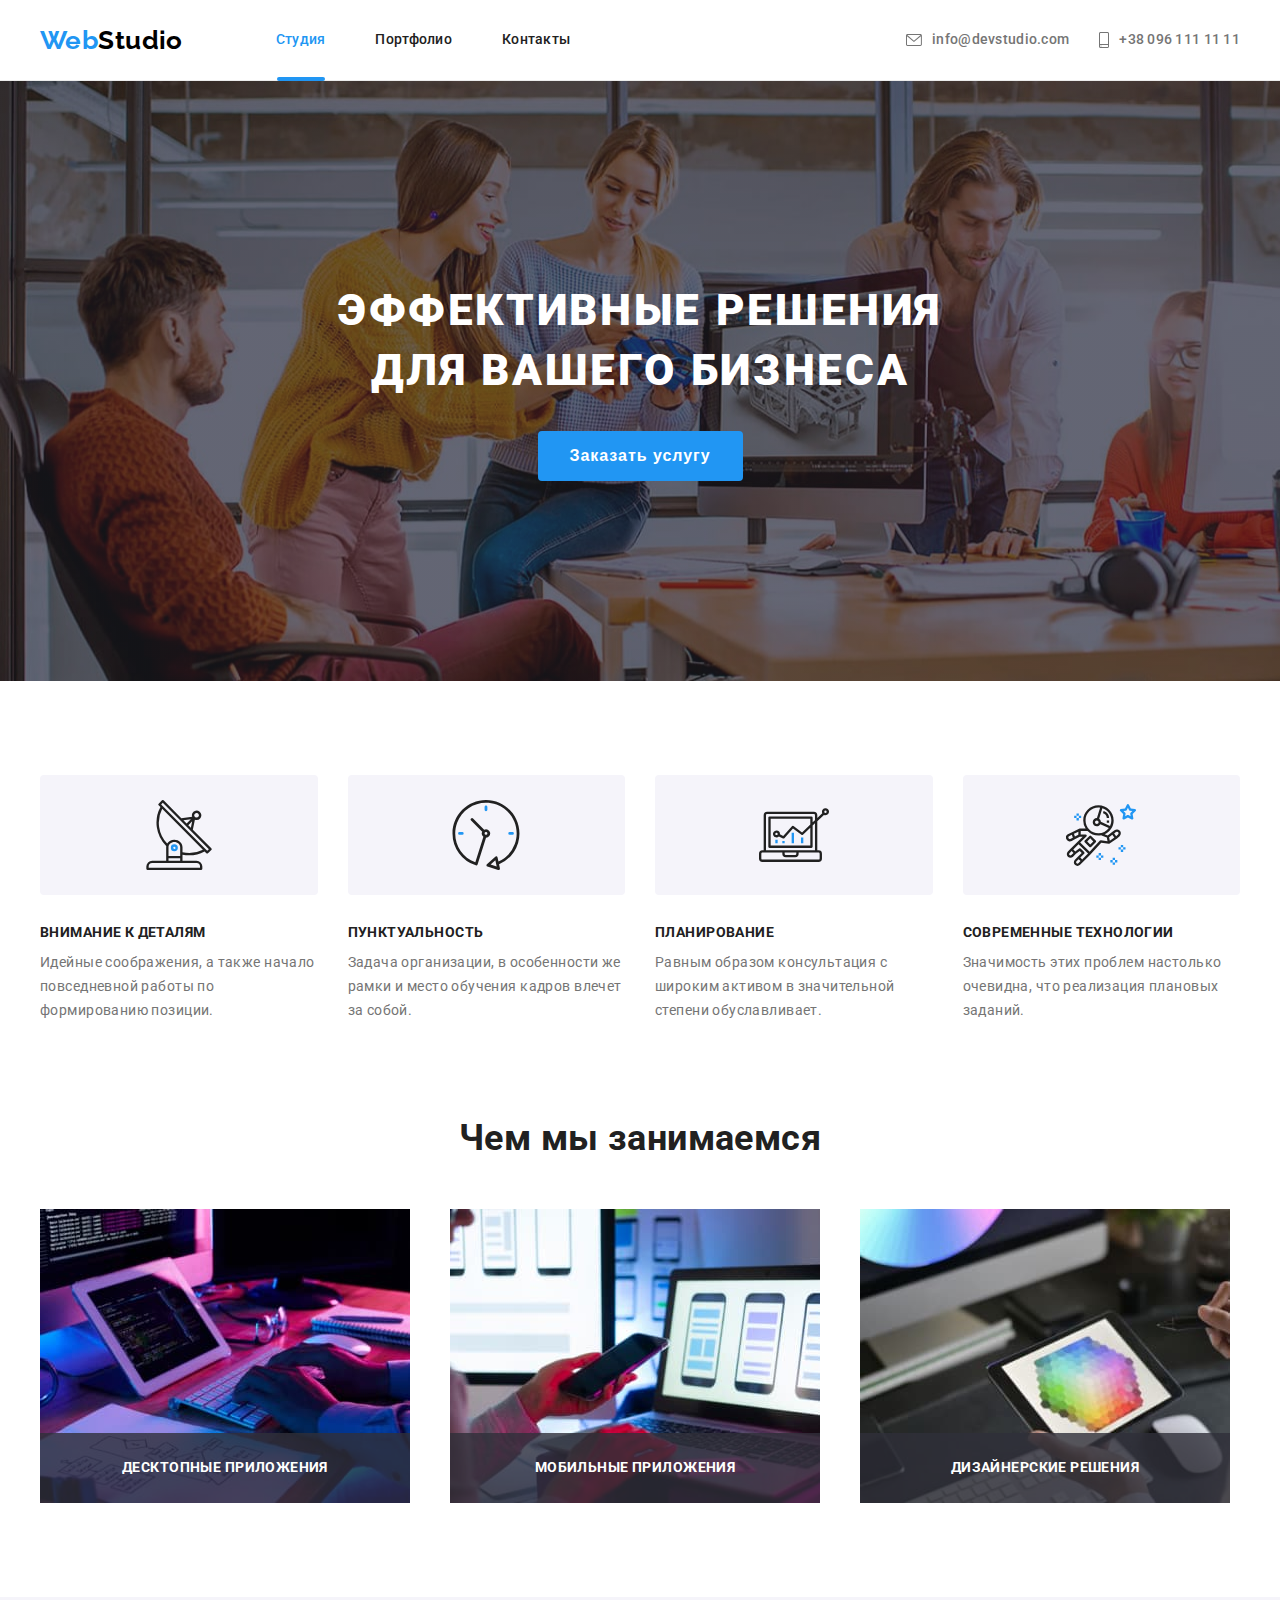
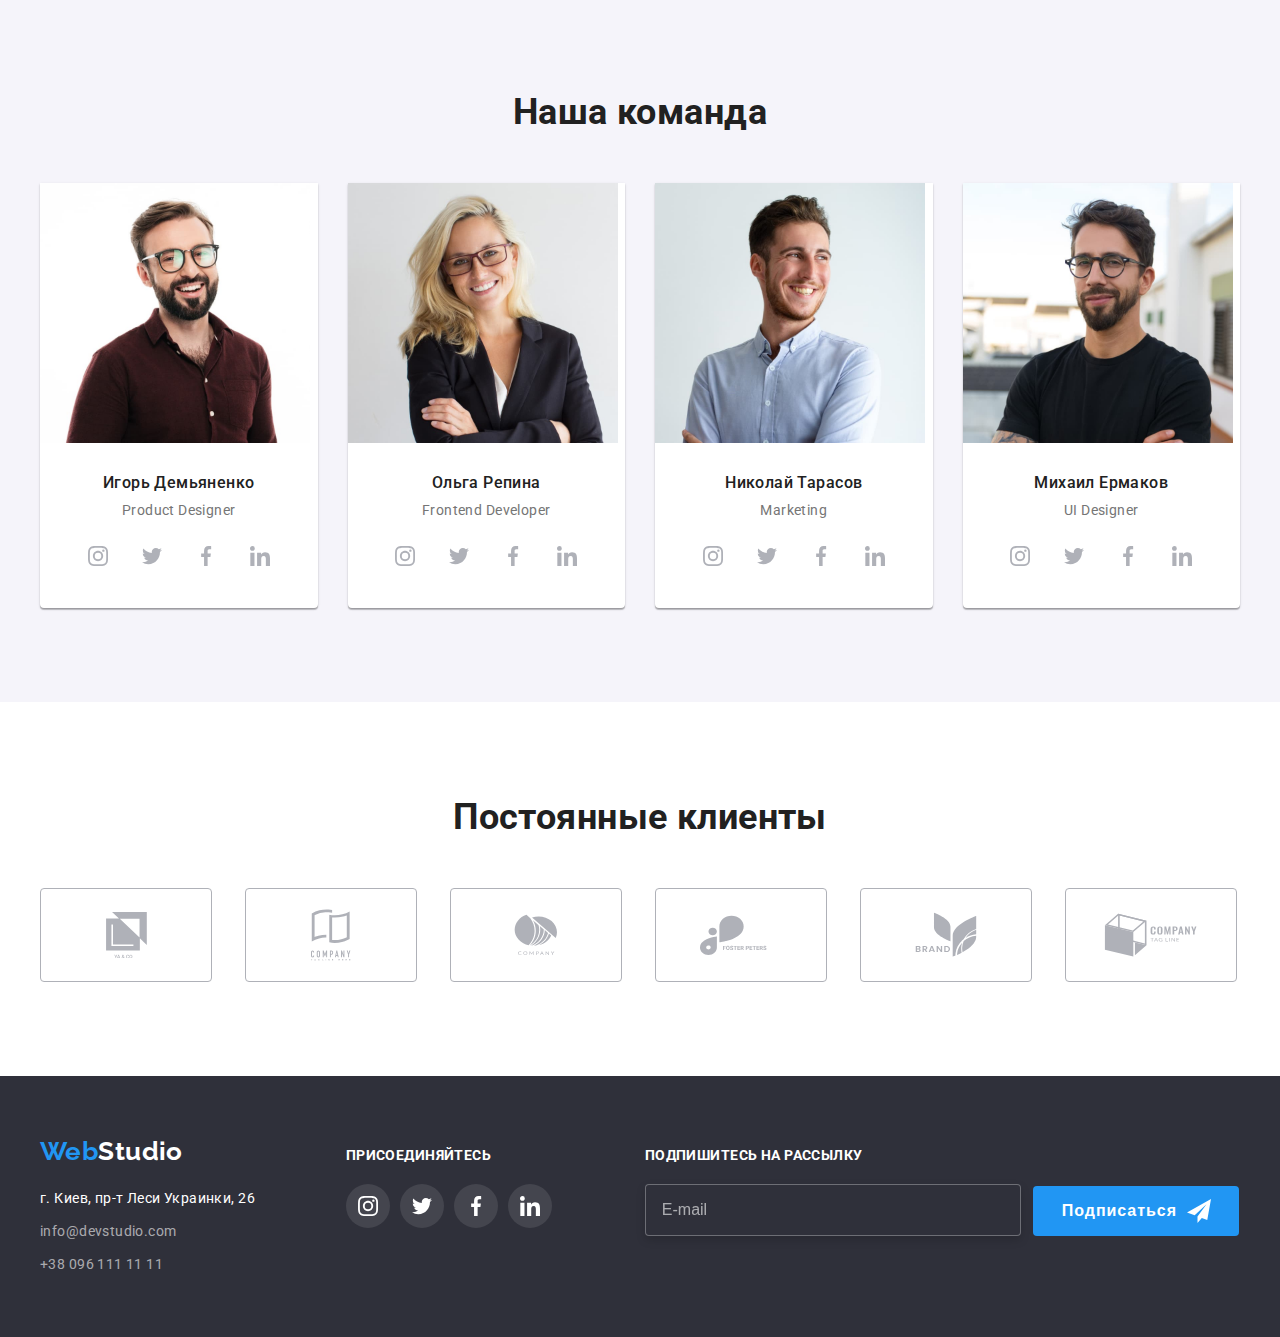
<file: index.html>
<!DOCTYPE html>
<html lang="ru">
	<head>
		<meta charset="UTF-8" />
		<meta http-equiv="X-UA-Compatible" content="IE=edge" />
		<meta name="viewport" content="width=device-width, initial-scale=1.0" />
		<link
			rel="stylesheet"
			href="https://cdnjs.cloudflare.com/ajax/libs/modern-normalize/1.1.0/modern-normalize.min.css"
			integrity="sha512-wpPYUAdjBVSE4KJnH1VR1HeZfpl1ub8YT/NKx4PuQ5NmX2tKuGu6U/JRp5y+Y8XG2tV+wKQpNHVUX03MfMFn9Q=="
			crossorigin="anonymous"
			referrerpolicy="no-referrer"
		/>
		<link rel="stylesheet" href="./css/main.min.css" />
		<link rel="preconnect" href="https://fonts.googleapis.com" />
		<link rel="preconnect" href="https://fonts.gstatic.com" crossorigin />
		<link
			href="https://fonts.googleapis.com/css2?family=Raleway:wght@700&family=Roboto:wght@400;500;700;900&display=swap"
			rel="stylesheet"
		/>
		<title>Студия</title>
	</head>

	<body>
		<!--шапка страцицы-->
		<header class="page-header">
			<div class="container main-nav">
				<nav class="header-nav">
					<a href="./index.html" class="logo">
						<span class="logo__accent">Web</span><span class="logo__header">Studio</span>
					</a>
					<ul class="navigation-list">
						<li class="navigation-list__item">
							<a href="" class="navigation-list__link--current link">Студия</a>
						</li>

						<li class="navigation-list__item">
							<a href="./portfolio.html" class="navigation-list__navigation-link link">Портфолио</a>
						</li>
						<li class="navigation-list__item">
							<a href="" class="navigation-list__navigation-link link">Контакты</a>
						</li>
					</ul>
				</nav>
				<ul class="contacts-header">
					<li class="contacts-header__contacts-item">
						<a class="contacts-header__contacts-link link" href="mailto:info@devstudio.com" aria-label="Email">
							<svg class="contacts-header__mail-icon" width="16" height="12">
								<use href="./images/symbol-defs.svg#mail-icon"></use>
							</svg>
							info@devstudio.com
						</a>
					</li>
					<li class="contacts-header__contacts-item">
						<a class="contacts-header__contacts-link link" href="tel:+380961111111" aria-label="telephone">
							<svg class="contacts-header__tel-icon" width="10" height="16">
								<use href="./images/symbol-defs.svg#tel-icon"></use>
							</svg>
							+38 096 111 11 11
						</a>
					</li>
				</ul>
			</div>
		</header>
		<main>
			<!-- герой -->
			<section class="section hero">
				<div class="container">
					<h1 class="hero__title">
						Эффективные решения
						<br />
						для вашего бизнеса
					</h1>
					<button class="hero__button" type="button" data-modal-open>Заказать услугу</button>
				</div>
			</section>
			<!-- Наши преимущества -->
			<section class="section advantages">
				<div class="container">
					<h2 class="visually-hidden">Наши преимущества</h2>
					<ul class="advantages__list">
						<li class="advantages__item">
							<div class="advantages__box">
								<svg width="70" height="70">
									<use href="./images/symbol-defs.svg#advantages-icon1"></use>
								</svg>
							</div>
							<h3 class="advantages__title">Внимание к деталям</h3>
							<p>Идейные соображения, а также начало повседневной работы по формированию позиции.</p>
						</li>
						<li class="advantages__item">
							<div class="advantages__box">
								<svg width="70" height="70">
									<use href="./images/symbol-defs.svg#advantages-icon2"></use>
								</svg>
							</div>
							<h3 class="advantages__title">Пунктуальность</h3>
							<p>Задача организации, в особенности же рамки и место обучения кадров влечет за собой.</p>
						</li>
						<li class="advantages__item">
							<div class="advantages__box">
								<svg width="70" height="70">
									<use href="./images/symbol-defs.svg#advantages-icon3"></use>
								</svg>
							</div>
							<h3 class="advantages__title">Планирование</h3>
							<p>Равным образом консультация с широким активом в значительной степени обуславливает.</p>
						</li>
						<li class="advantages__item">
							<div class="advantages__box">
								<svg width="70" height="70">
									<use href="./images/symbol-defs.svg#advantages-icon4"></use>
								</svg>
							</div>
							<h3 class="advantages__title">Современные технологии</h3>
							<p>Значимость этих проблем настолько очевидна, что реализация плановых заданий.</p>
						</li>
					</ul>
				</div>
			</section>
			<!-- Наши занятия -->
			<section class="section occupations">
				<div class="container">
					<h2 class="occupations__title">Чем мы занимаемся</h2>
					<ul class="occupations__list">
						<li class="occupations__image">
							<img src="./images/img.jpg" alt="человек работающий за компьютером" width="370" />
							<div class="occupations__description-image">
								<p class="occupations__description-text">Десктопные приложения</p>
							</div>
						</li>
						<li class="occupations__image">
							<img src="./images/img2.jpg" alt="человек работающий на смартфоне" width="370" />
							<div class="occupations__description-image">
								<p class="occupations__description-text">Мобильные приложения</p>
							</div>
						</li>
						<li class="occupations__image">
							<img src="./images/img3.jpg" alt="человек работающий на планшете" width="370" />
							<div class="occupations__description-image">
								<p class="occupations__description-text">Дизайнерские решения</p>
							</div>
						</li>
					</ul>
				</div>
			</section>
			<!-- Наша команда -->
			<section class="section team">
				<div class="container">
					<h2 class="team__title">Наша команда</h2>
					<ul class="team__list">
						<li class="team__card">
							<img src="./images/picture1.jpg" alt="Игорь Демьяненко-Product Designer" width="270" />
							<div class="team__article">
								<h3 class="team__member">Игорь Демьяненко</h3>
								<p class="team__role" lang="en">Product Designer</p>

								<ul class="team__socials">
									<li class="team__socials__icon-list">
										<a
											class="team__socials__icon-ref"
											href="https://www.instagram.com/"
											target="_blank"
											aria-label="instagram"
										>
											<svg class="team__socials__icon" width="20" height="20">
												<use href="./images/symbol-defs.svg#instagram-icon"></use>
											</svg>
										</a>
									</li>
									<li class="team__socials__icon-list">
										<a class="team__socials__icon-ref" href="https://twitter.com/" target="_blank" aria-label="twitter">
											<svg class="team__socials__icon" width="20" height="20">
												<use href="./images/symbol-defs.svg#twitter_icon"></use>
											</svg>
										</a>
									</li>
									<li class="team__socials__icon-list">
										<a
											class="team__socials__icon-ref"
											href="https://www.facebook.com/"
											target="_blank"
											aria-label="facebook"
										>
											<svg class="team__socials__icon" width="20" height="20">
												<use href="./images/symbol-defs.svg#facebook_icon"></use>
											</svg>
										</a>
									</li>
									<li class="team__socials__icon-list">
										<a
											class="team__socials__icon-ref"
											href="https://ru.linkedin.com/"
											target="_blank"
											aria-label="linkedin"
										>
											<svg class="team__socials__icon" width="20" height="20">
												<use href="./images/symbol-defs.svg#linkedin-icon"></use>
											</svg>
										</a>
									</li>
								</ul>
							</div>
						</li>
						<li class="team__card">
							<img src="./images/picture2.jpg" alt="Ольга Репина-Frontend Developer" width="270" />
							<div class="team__article">
								<h3 class="team__member">Ольга Репина</h3>
								<p class="team__role" lang="en">Frontend Developer</p>
								<ul class="team__socials">
									<li class="team__socials__icon-list">
										<a
											class="team__socials__icon-ref"
											href="https://www.instagram.com/"
											target="_blank"
											aria-label="instagram"
										>
											<svg class="team__socials__icon" width="20" height="20">
												<use href="./images/symbol-defs.svg#instagram-icon"></use>
											</svg>
										</a>
									</li>
									<li class="team__socials__icon-list">
										<a class="team__socials__icon-ref" href="https://twitter.com/" target="_blank" aria-label="twitter">
											<svg class="team__socials__icon" width="20" height="20">
												<use href="./images/symbol-defs.svg#twitter_icon"></use>
											</svg>
										</a>
									</li>
									<li class="team__socials__icon-list">
										<a
											class="team__socials__icon-ref"
											href="https://www.facebook.com/"
											target="_blank"
											aria-label="facebook"
										>
											<svg class="team__socials__icon" width="20" height="20">
												<use href="./images/symbol-defs.svg#facebook_icon"></use>
											</svg>
										</a>
									</li>
									<li class="team__socials__icon-list">
										<a
											class="team__socials__icon-ref"
											href="https://ru.linkedin.com/"
											target="_blank"
											aria-label="linkedin"
										>
											<svg class="team__socials__icon" width="20" height="20">
												<use href="./images/symbol-defs.svg#linkedin-icon"></use>
											</svg>
										</a>
									</li>
								</ul>
							</div>
						</li>
						<li class="team__card">
							<img src="./images/picture3.jpg" alt="Николай Тарасов-Marketing" width="270" />
							<div class="team__article">
								<h3 class="team__member">Николай Тарасов</h3>
								<p class="team__role" lang="en">Marketing</p>
								<ul class="team__socials">
									<li class="team__socials__icon-list">
										<a
											class="team__socials__icon-ref"
											href="https://www.instagram.com/"
											target="_blank"
											aria-label="instagram"
										>
											<svg class="team__socials__icon" width="20" height="20">
												<use href="./images/symbol-defs.svg#instagram-icon"></use>
											</svg>
										</a>
									</li>
									<li class="team__socials__icon-list">
										<a class="team__socials__icon-ref" href="https://twitter.com/" target="_blank" aria-label="twitter">
											<svg class="team__socials__icon" width="20" height="20">
												<use href="./images/symbol-defs.svg#twitter_icon"></use>
											</svg>
										</a>
									</li>
									<li class="team__socials__icon-list">
										<a
											class="team__socials__icon-ref"
											href="https://www.facebook.com/"
											target="_blank"
											aria-label="facebook"
										>
											<svg class="team__socials__icon" width="20" height="20">
												<use href="./images/symbol-defs.svg#facebook_icon"></use>
											</svg>
										</a>
									</li>
									<li class="team__socials__icon-list">
										<a
											class="team__socials__icon-ref"
											href="https://ru.linkedin.com/"
											target="_blank"
											aria-label="linkedin"
										>
											<svg class="team__socials__icon" width="20" height="20">
												<use href="./images/symbol-defs.svg#linkedin-icon"></use>
											</svg>
										</a>
									</li>
								</ul>
							</div>
						</li>
						<li class="team__card">
							<img src="./images/picture4.jpg" alt="Михаил Ермаков-UI Designer" width="270" />
							<div class="team__article">
								<h3 class="team__member">Михаил Ермаков</h3>
								<p class="team__role" lang="en">UI Designer</p>
								<ul class="team__socials">
									<li class="team__socials__icon-list">
										<a
											class="team__socials__icon-ref"
											href="https://www.instagram.com/"
											target="_blank"
											aria-label="instagram"
										>
											<svg class="team__socials__icon" width="20" height="20">
												<use href="./images/symbol-defs.svg#instagram-icon"></use>
											</svg>
										</a>
									</li>
									<li class="team__socials__icon-list">
										<a class="team__socials__icon-ref" href="https://twitter.com/" target="_blank" aria-label="twitter">
											<svg class="team__socials__icon" width="20" height="20">
												<use href="./images/symbol-defs.svg#twitter_icon"></use>
											</svg>
										</a>
									</li>
									<li class="team__socials__icon-list">
										<a
											class="team__socials__icon-ref"
											href="https://www.facebook.com/"
											target="_blank"
											aria-label="facebook"
										>
											<svg class="team__socials__icon" width="20" height="20">
												<use href="./images/symbol-defs.svg#facebook_icon"></use>
											</svg>
										</a>
									</li>
									<li class="team__socials__icon-list">
										<a
											class="team__socials__icon-ref"
											href="https://ru.linkedin.com/"
											target="_blank"
											aria-label="linkedin"
										>
											<svg class="team__socials__icon" width="20" height="20">
												<use href="./images/symbol-defs.svg#linkedin-icon"></use>
											</svg>
										</a>
									</li>
								</ul>
							</div>
						</li>
					</ul>
				</div>
			</section>
			<!-- Наши постоянные клиенты -->
			<section class="section clients">
				<div class="container">
					<h3 class="clients__title">Постоянные клиенты</h3>
					<ul class="clients__list">
						<li class="clients__name">
							<a class="clients__ref" href="">
								<svg width="41" height="46.7">
									<use href="./images/symbol-defs.svg#customers-icon1"></use>
								</svg>
							</a>
						</li>
						<li class="clients__name">
							<a class="clients__ref" href="">
								<svg width="40" height="52">
									<use href="./images/symbol-defs.svg#customers-icon2"></use>
								</svg>
							</a>
						</li>
						<li class="clients__name">
							<a class="clients__ref" href="">
								<svg width="43.46" height="41.18">
									<use href="./images/symbol-defs.svg#customers-icon3"></use>
								</svg>
							</a>
						</li>
						<li class="clients__name">
							<a class="clients__ref" href="">
								<svg width="84.44" height="40.62">
									<use href="./images/symbol-defs.svg#customers-icon4"></use>
								</svg>
							</a>
						</li>
						<li class="clients__name">
							<a class="clients__ref" href="">
								<svg width="62.54" height="45.43">
									<use href="./images/symbol-defs.svg#customers-icon5"></use>
								</svg>
							</a>
						</li>
						<li class="clients__name">
							<a class="clients__ref" href="">
								<svg width="93.79" height="43.93">
									<use href="./images/symbol-defs.svg#customers-icon6"></use>
								</svg>
							</a>
						</li>
					</ul>
				</div>
			</section>
		</main>
		<!-- Подвал страницы -->
		<footer class="page-footer">
			<div class="container">
				<div class="footer__main-flex">
					<div class="footer__socials">
						<a href="./index.html" class="logo">
							<span class="logo__accent">Web</span><span class="logo__footer">Studio</span>
						</a>
						<address class="location">
							<a class="location__ref" href="https://www.google.com.ua/maps/" target="_blank">
								г. Киев, пр-т Леси Украинки, 26
							</a>
						</address>
						<ul class="contacts-footer">
							<li class="contacts-footer__list">
								<a href="mailto:info@devstudio.com" class="contacts-footer__link">info@devstudio.com</a>
							</li>
							<li class="contacts-footer__list">
								<a href="tel:+380961111111" class="contacts-footer__link">+38 096 111 11 11</a>
							</li>
						</ul>
					</div>
					<div class="footer-socials">
						<p class="footer-socials__invitation">присоединяйтесь</p>
						<ul class="footer-socials__link">
							<li class="footer-socials__list">
								<a class="footer-socials__icon-ref" href="https://www.instagram.com/" target="_blank">
									<svg class="footer-socials__icon" width="20" height="20">
										<use href="./images/symbol-defs.svg#instagram-icon"></use>
									</svg>
								</a>
							</li>
							<li class="footer-socials__list">
								<a class="footer-socials__icon-ref" href="https://twitter.com/" target="_blank">
									<svg class="footer-socials__icon" width="20" height="20">
										<use href="./images/symbol-defs.svg#twitter_icon"></use>
									</svg>
								</a>
							</li>
							<li class="footer-socials__list">
								<a class="footer-socials__icon-ref" href="https://www.facebook.com/" target="_blank">
									<svg class="footer-socials__icon" width="20" height="20">
										<use href="./images/symbol-defs.svg#facebook_icon"></use>
									</svg>
								</a>
							</li>
							<li class="footer-socials__list">
								<a class="footer-socials__icon-ref" href="https://ru.linkedin.com/" target="_blank">
									<svg class="footer-socials__icon" width="20" height="20">
										<use href="./images/symbol-defs.svg#linkedin-icon"></use>
									</svg>
								</a>
							</li>
						</ul>
					</div>
					<form class="signup-form" name="signup-form" autocomplete="on">
						<label class="signup-form__label">
							Подпишитесь на рассылку
							<input class="signup-form__input" type="email" name="email" placeholder="E-mail" />
						</label>
						<button class="signup-form__button" type="submit">
							Подписаться
							<svg class="signup-form__icon" width="24" height="24">
								<use href="./images/icons.svg#icon-send"></use>
							</svg>
						</button>
					</form>
				</div>
			</div>
		</footer>
		<div class="backdrop is-hidden" data-modal>
			<div class="modal">
				<form class="subscribe" name="subscribe-form" autocomplete="on">
					<p class="subscribe__text">Оставьте свои данные, мы вам перезвоним</p>
					<label class="subscribe__label">
						Имя
						<div class="subscribe-block">
							<svg class="subscribe-block__icon" width="18" height="18">
								<use href="./images/icons.svg#icon-person"></use>
							</svg>
							<input class="subscribe-block__input" type="text" name="text" required />
						</div>
					</label>
					<label class="subscribe__label">
						Телефон
						<div class="subscribe-block">
							<svg class="subscribe-block__icon" width="18" height="18">
								<use href="./images/icons.svg#icon-phone"></use>
							</svg>
							<input class="subscribe-block__input" type="tel" name="tel" required />
						</div>
					</label>
					<label class="subscribe__label">
						Почта
						<div class="subscribe-block">
							<svg class="subscribe-block__icon" width="18" height="18">
								<use href="./images/icons.svg#icon-email"></use>
							</svg>
							<input class="subscribe-block__input" type="email" name="email" required />
						</div>
					</label>
					<label class="subscribe__label">
						Комментарий
						<textarea class="subscribe__textarea-input" name="comment-text" placeholder="Введите текст"></textarea>
					</label>
					<label class="subscribe-checkbox">
						<input class="subscribe-checkbox__input visually-hidden" type="checkbox" name="agreement-checkbox" />
						<span class="subscribe-checkbox__icon"></span>
						Соглашаюсь с рассылкой и принимаю
						<a class="subscribe-checkbox__license" href="">Условия договора</a>
					</label>
					<button class="subscribe__button" type="submit">Отправить</button>
				</form>
				<button class="modal__button" type="button" data-modal-close>
					<svg width="11" height="11">
						<use href="./images/symbol-defs.svg#modal-vector"></use>
					</svg>
				</button>
			</div>
		</div>
		<script src="./js/modal.js"></script>
	</body>
</html>
</file>
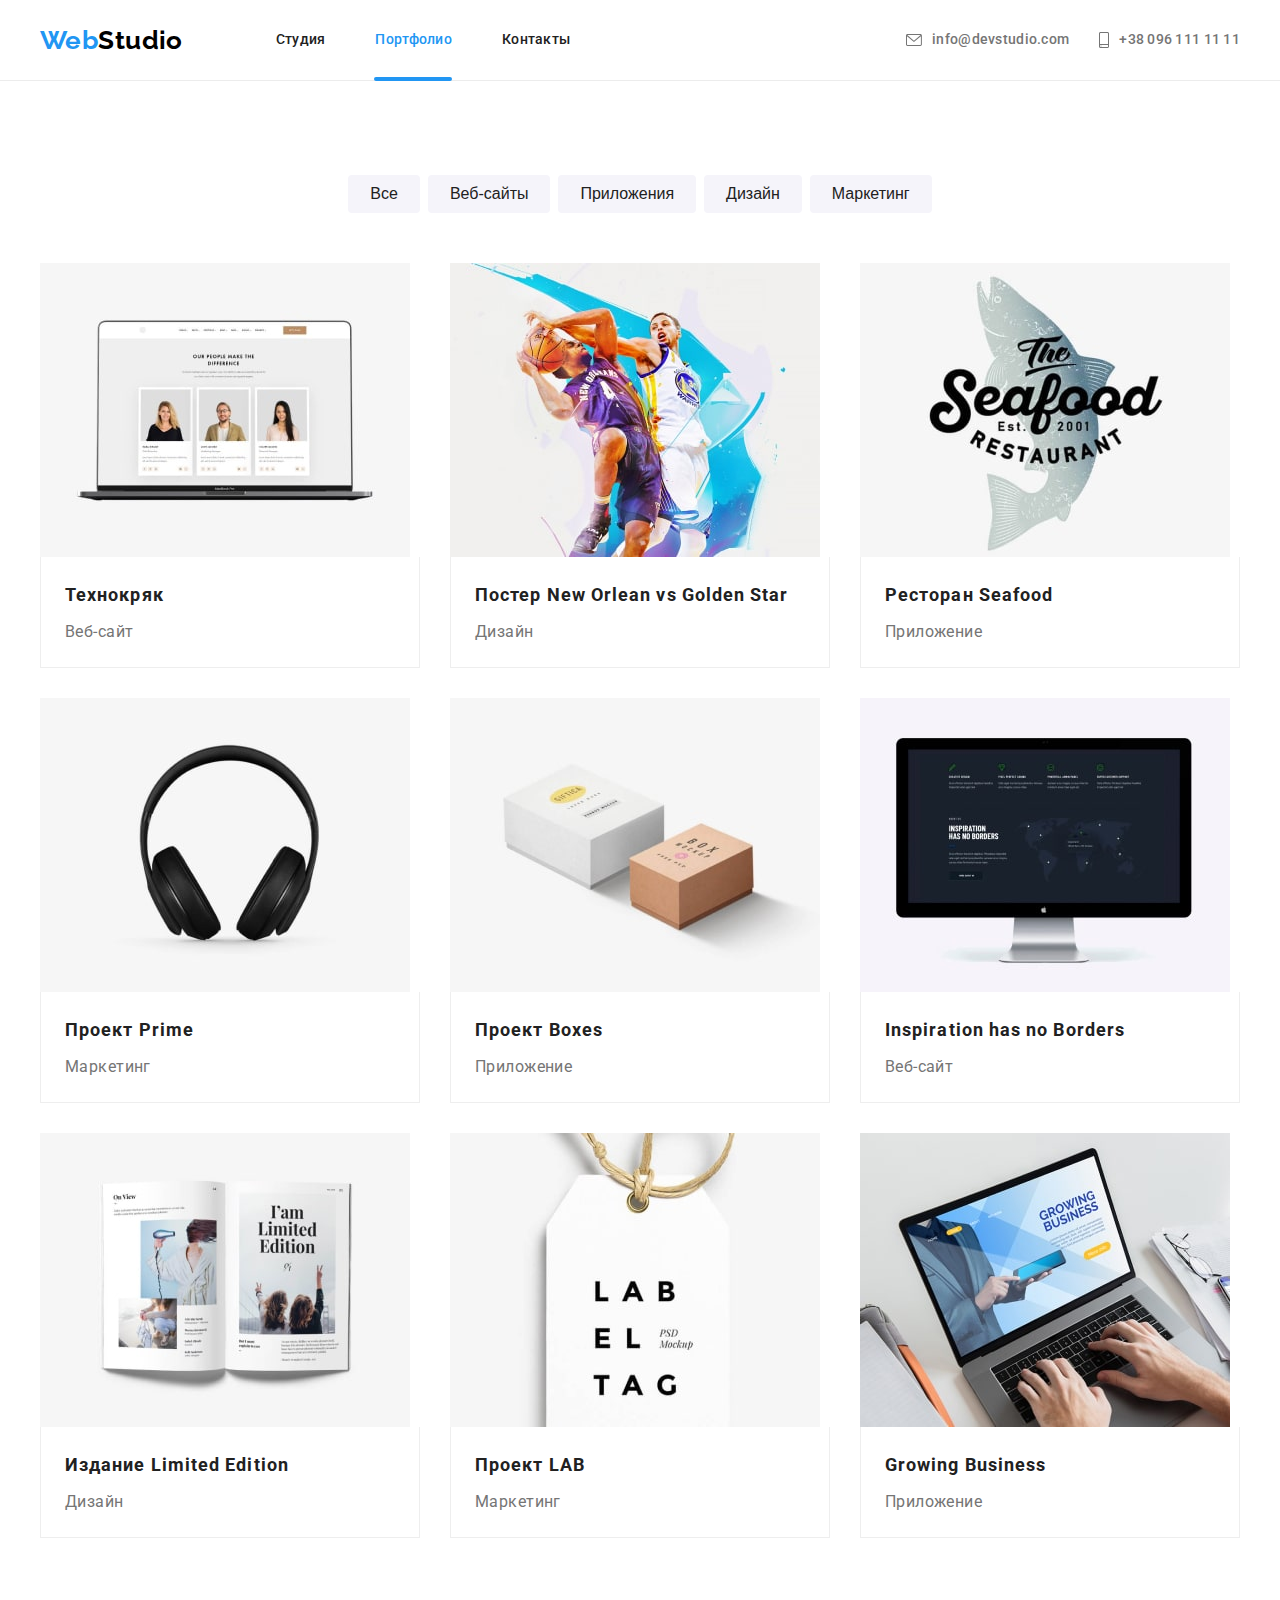
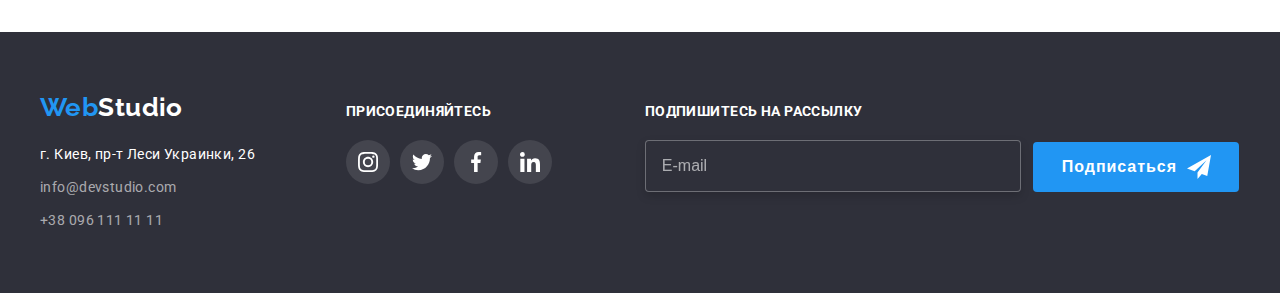
<file: portfolio.html>
<!DOCTYPE html>
<html lang="ru">
	<head>
		<meta charset="UTF-8" />
		<meta http-equiv="X-UA-Compatible" content="IE=edge" />
		<meta name="viewport" content="width=device-width, initial-scale=1.0" />
		<link
			rel="stylesheet"
			href="https://cdnjs.cloudflare.com/ajax/libs/modern-normalize/1.1.0/modern-normalize.min.css"
			integrity="sha512-wpPYUAdjBVSE4KJnH1VR1HeZfpl1ub8YT/NKx4PuQ5NmX2tKuGu6U/JRp5y+Y8XG2tV+wKQpNHVUX03MfMFn9Q=="
			crossorigin="anonymous"
			referrerpolicy="no-referrer"
		/>
		<link rel="stylesheet" href="./css/main.min.css" />
		<link rel="preconnect" href="https://fonts.googleapis.com" />
		<link rel="preconnect" href="https://fonts.gstatic.com" crossorigin />
		<link
			href="https://fonts.googleapis.com/css2?family=Raleway:wght@700&family=Roboto:wght@400;500;700;900&display=swap"
			rel="stylesheet"
		/>
		<title>Портфолио</title>
	</head>

	<body>
		<!--шапка страцицы-->
		<header class="page-header">
			<div class="container main-nav">
				<nav class="header-nav">
					<a href="./index.html" class="logo">
						<span class="logo__accent">Web</span><span class="logo__header">Studio</span>
					</a>
					<ul class="navigation-list">
						<li class="navigation-list__item">
							<a href="./index.html" class="navigation-list__navigation-link link">Студия</a>
						</li>

						<li class="navigation-list__item">
							<a href="" class="navigation-list__link--current-portfolio link">Портфолио</a>
						</li>
						<li class="navigation-list__item">
							<a href="" class="navigation-list__navigation-link link">Контакты</a>
						</li>
					</ul>
				</nav>
				<ul class="contacts-header">
					<li class="contacts-header__contacts-item">
						<a class="contacts-header__contacts-link link" href="mailto:info@devstudio.com" aria-label="Email">
							<svg class="contacts-header__mail-icon" width="16" height="12">
								<use href="./images/symbol-defs.svg#mail-icon"></use>
							</svg>
							info@devstudio.com
						</a>
					</li>
					<li class="contacts-header__contacts-item">
						<a class="contacts-header__contacts-link link" href="tel:+380961111111" aria-label="telephone">
							<svg class="contacts-header__tel-icon" width="10" height="16">
								<use href="./images/symbol-defs.svg#tel-icon"></use>
							</svg>
							+38 096 111 11 11
						</a>
					</li>
				</ul>
			</div>
		</header>
		<main>
			<!-- Наши работы -->
			<section class="section jobs">
				<h1 class="visually-hidden">Наши работы</h1>
				<div class="container">
					<ul class="jobs__buttons-list">
						<li class="jobs__items"><button type="button" class="jobs__buttons">Все</button></li>
						<li class="jobs__items"><button type="button" class="jobs__buttons">Веб-сайты</button></li>
						<li class="jobs__items"><button type="button" class="jobs__buttons">Приложения</button></li>
						<li class="jobs__items"><button type="button" class="jobs__buttons">Дизайн</button></li>
						<li class="jobs__items"><button type="button" class="jobs__buttons">Маркетинг</button></li>
					</ul>
					<ul class="jobs__project-list">
						<li class="jobs__card">
							<div class="jobs__image">
								<img src="./images/work-img-1-min.jpg" alt="ноутбук" width="370" />
								<div class="jobs__overlay">
									<p class="jobs__overlay-text">
										Технокряк это современная площадка распространения коронавируса. Компании используют эту платформу
										для цифрового шпионажа и атак на защищённые сервера конкурентов.
									</p>
								</div>
							</div>
							<div class="jobs__article">
								<h2 class="jobs__title">Технокряк</h2>
								<p class="jobs__text">Веб-сайт</p>
							</div>
						</li>
						<li class="jobs__card">
							<div class="jobs__image">
								<img src="./images/work-img-2-min.jpg" alt="баскетболисты" width="370" />
								<div class="jobs__overlay">
									<p class="jobs__overlay-text">
										Технокряк это современная площадка распространения коронавируса. Компании используют эту платформу
										для цифрового шпионажа и атак на защищённые сервера конкурентов.
									</p>
								</div>
							</div>
							<div class="jobs__article">
								<h2 class="jobs__title">Постер New Orlean vs Golden Star</h2>
								<p class="jobs__text">Дизайн</p>
							</div>
						</li>
						<li class="jobs__card">
							<div class="jobs__image">
								<img src="./images/work-img-3-min.jpg" alt="логотип ресторана" width="370" />
								<div class="jobs__overlay">
									<p class="jobs__overlay-text">
										Технокряк это современная площадка распространения коронавируса. Компании используют эту платформу
										для цифрового шпионажа и атак на защищённые сервера конкурентов.
									</p>
								</div>
							</div>
							<div class="jobs__article">
								<h2 class="jobs__title">Ресторан Seafood</h2>
								<p class="jobs__text">Приложение</p>
							</div>
						</li>
						<li class="jobs__card">
							<div class="jobs__image">
								<img src="./images/work-img-4-min.jpg" alt="наушники" width="370" />
								<div class="jobs__overlay">
									<p class="jobs__overlay-text">
										Технокряк это современная площадка распространения коронавируса. Компании используют эту платформу
										для цифрового шпионажа и атак на защищённые сервера конкурентов.
									</p>
								</div>
							</div>
							<div class="jobs__article">
								<h2 class="jobs__title">Проект Prime</h2>
								<p class="jobs__text">Маркетинг</p>
							</div>
						</li>
						<li class="jobs__card">
							<div class="jobs__image">
								<img src="./images/work-img-5-min.jpg" alt="две коробочки" width="370" />
								<div class="jobs__overlay">
									<p class="jobs__overlay-text">
										Технокряк это современная площадка распространения коронавируса. Компании используют эту платформу
										для цифрового шпионажа и атак на защищённые сервера конкурентов.
									</p>
								</div>
							</div>
							<div class="jobs__article">
								<h2 class="jobs__title">Проект Boxes</h2>
								<p class="jobs__text">Приложение</p>
							</div>
						</li>
						<li class="jobs__card">
							<div class="jobs__image">
								<img src="./images/work-img-6-min.jpg" alt="монитор" width="370" />
								<div class="jobs__overlay">
									<p class="jobs__overlay-text">
										Технокряк это современная площадка распространения коронавируса. Компании используют эту платформу
										для цифрового шпионажа и атак на защищённые сервера конкурентов.
									</p>
								</div>
							</div>
							<div class="jobs__article">
								<h2 class="jobs__title">Inspiration has no Borders</h2>
								<p class="jobs__text">Веб-сайт</p>
							</div>
						</li>
						<li class="jobs__card">
							<div class="jobs__image">
								<img src="./images/work-img-7-min.jpg" alt="открытая книга" width="370" />
								<div class="jobs__overlay">
									<p class="jobs__overlay-text">
										Технокряк это современная площадка распространения коронавируса. Компании используют эту платформу
										для цифрового шпионажа и атак на защищённые сервера конкурентов.
									</p>
								</div>
							</div>
							<div class="jobs__article">
								<h2 class="jobs__title">Издание Limited Edition</h2>
								<p class="jobs__text">Дизайн</p>
							</div>
						</li>
						<li class="jobs__card">
							<div class="jobs__image">
								<img src="./images/work-img-8-min.jpg" alt="бирка с буквами" width="370" />
								<div class="jobs__overlay">
									<p class="jobs__overlay-text">
										Технокряк это современная площадка распространения коронавируса. Компании используют эту платформу
										для цифрового шпионажа и атак на защищённые сервера конкурентов.
									</p>
								</div>
							</div>
							<div class="jobs__article">
								<h2 class="jobs__title">Проект LAB</h2>
								<p class="jobs__text">Маркетинг</p>
							</div>
						</li>
						<li class="jobs__card">
							<div class="jobs__image">
								<img src="./images/work-img-9-min.jpg" alt="человек работающий за ноутбуком" width="370" />
								<div class="jobs__overlay">
									<p class="jobs__overlay-text">
										Технокряк это современная площадка распространения коронавируса. Компании используют эту платформу
										для цифрового шпионажа и атак на защищённые сервера конкурентов.
									</p>
								</div>
							</div>
							<div class="jobs__article">
								<h2 class="jobs__title">Growing Business</h2>
								<p class="jobs__text">Приложение</p>
							</div>
						</li>
					</ul>
				</div>
			</section>
		</main>
		<!-- Подвал страницы -->
		<footer class="page-footer">
			<div class="container">
				<div class="footer__main-flex">
					<div class="footer__socials">
						<a href="./index.html" class="logo">
							<span class="logo__accent">Web</span><span class="logo__footer">Studio</span>
						</a>
						<address class="location">
							<a class="location__ref" href="https://www.google.com.ua/maps/" target="_blank">
								г. Киев, пр-т Леси Украинки, 26
							</a>
						</address>
						<ul class="contacts-footer">
							<li class="contacts-footer__list">
								<a href="mailto:info@devstudio.com" class="contacts-footer__link">info@devstudio.com</a>
							</li>
							<li class="contacts-footer__list">
								<a href="tel:+380961111111" class="contacts-footer__link">+38 096 111 11 11</a>
							</li>
						</ul>
					</div>
					<div class="footer-socials">
						<p class="footer-socials__invitation">присоединяйтесь</p>
						<ul class="footer-socials__link">
							<li class="footer-socials__list">
								<a class="footer-socials__icon-ref" href="https://www.instagram.com/" target="_blank">
									<svg class="footer-socials__icon" width="20" height="20">
										<use href="./images/symbol-defs.svg#instagram-icon"></use>
									</svg>
								</a>
							</li>
							<li class="footer-socials__list">
								<a class="footer-socials__icon-ref" href="https://twitter.com/" target="_blank">
									<svg class="footer-socials__icon" width="20" height="20">
										<use href="./images/symbol-defs.svg#twitter_icon"></use>
									</svg>
								</a>
							</li>
							<li class="footer-socials__list">
								<a class="footer-socials__icon-ref" href="https://www.facebook.com/" target="_blank">
									<svg class="footer-socials__icon" width="20" height="20">
										<use href="./images/symbol-defs.svg#facebook_icon"></use>
									</svg>
								</a>
							</li>
							<li class="footer-socials__list">
								<a class="footer-socials__icon-ref" href="https://ru.linkedin.com/" target="_blank">
									<svg class="footer-socials__icon" width="20" height="20">
										<use href="./images/symbol-defs.svg#linkedin-icon"></use>
									</svg>
								</a>
							</li>
						</ul>
					</div>
					<form class="signup-form" name="signup-form" autocomplete="on">
						<label class="signup-form__label">
							Подпишитесь на рассылку
							<input class="signup-form__input" type="email" name="email" placeholder="E-mail" />
						</label>
						<button class="signup-form__button" type="submit">
							Подписаться
							<svg class="signup-form__icon" width="24" height="24">
								<use href="./images/icons.svg#icon-send"></use>
							</svg>
						</button>
					</form>
				</div>
			</div>
		</footer>
	</body>
</html>
</file>
<file: css/main.min.css>
body{font-family:"Roboto", sans-serif;letter-spacing:0.03em;font-size:14px;color:#757575}*,::before,::after{padding:0;margin:0;border:0;outline:0}img{display:block;max-width:100%;height:auto}li{list-style-type:none}a{text-decoration:none}.visually-hidden{position:absolute;width:1px;height:1px;margin:-1px;padding:0;overflow:hidden;border:0;clip:rect(0 0 0 0)}.container{width:1200px;margin:0 auto;padding:0 15px}.section{padding-top:94px;padding-bottom:94px}.occupations__title,.team__title,.clients__title{margin-bottom:50px;font-weight:700;font-size:36px;line-height:1.17;text-align:center;color:#212121}.hero__button,.subscribe__button,.signup-form__button{display:block;position:relative;top:0;border-radius:4px;cursor:pointer;font-weight:700;font-size:16px;line-height:1.88;letter-spacing:0.06em;background-color:#2196f3;color:#fff;-webkit-transition:background-color 250ms cubic-bezier(0.4, 0, 0.2, 1),top 250ms cubic-bezier(0.4, 0, 0.2, 1),-webkit-box-shadow 250ms cubic-bezier(0.4, 0, 0.2, 1);transition:background-color 250ms cubic-bezier(0.4, 0, 0.2, 1),top 250ms cubic-bezier(0.4, 0, 0.2, 1),-webkit-box-shadow 250ms cubic-bezier(0.4, 0, 0.2, 1);transition:box-shadow 250ms cubic-bezier(0.4, 0, 0.2, 1),background-color 250ms cubic-bezier(0.4, 0, 0.2, 1),top 250ms cubic-bezier(0.4, 0, 0.2, 1);transition:box-shadow 250ms cubic-bezier(0.4, 0, 0.2, 1),background-color 250ms cubic-bezier(0.4, 0, 0.2, 1),top 250ms cubic-bezier(0.4, 0, 0.2, 1),-webkit-box-shadow 250ms cubic-bezier(0.4, 0, 0.2, 1)}.hero__button:hover,.hero__button:focus,.subscribe__button:hover,.subscribe__button:focus,.signup-form__button:hover,.signup-form__button:focus{top:2px;background-color:#188ce8;-webkit-box-shadow:0px 4px 4px rgba(0,0,0,0.15);box-shadow:0px 4px 4px rgba(0,0,0,0.15)}.contacts-header__contacts-link:hover,.contacts-header__contacts-link:focus,.contacts-header__mail-icon:hover,.contacts-header__mail-icon:focus,.contacts-header__tel-icon:hover,.contacts-header__tel-icon:focus{color:#2196f3;fill:#2196f3}.contacts-header__mail-icon,.contacts-header__tel-icon{margin-right:10px;fill:currentColor}.subscribe-block:hover,.subscribe-block:focus,.subscribe-block__input:hover,.subscribe-block__input:focus{border-color:#2196f3;fill:#2196f3}.logo{font-family:Raleway;font-weight:700;font-size:26px;line-height:1.19;margin-right:93px}.logo__accent{color:#2196f3}.logo__header{color:#000000}.logo__footer{color:#fff}.page-header{background-color:#fff;border-bottom:1px solid #ececec}.main-nav,.header-nav{display:-webkit-box;display:-ms-flexbox;display:flex;-webkit-box-align:center;-ms-flex-align:center;align-items:center}.link{padding-top:32px;padding-bottom:32px;display:block}.navigation-list{display:-webkit-box;display:-ms-flexbox;display:flex;font-weight:500;line-height:1.14;letter-spacing:0.02em}.navigation-list__item:not(:last-child){margin-right:50px}.navigation-list__navigation-link{color:#212121;-webkit-transition:color 250ms cubic-bezier(0.4, 0, 0.2, 1);transition:color 250ms cubic-bezier(0.4, 0, 0.2, 1)}.navigation-list__navigation-link:hover,.navigation-list__navigation-link:focus{color:#2196f3}.navigation-list__link--current{color:#2196f3;position:relative}.navigation-list__link--current::after{content:" ";position:absolute;width:48px;height:4px;background-color:#2196f3;bottom:-1px;right:0;border-radius:2px}.navigation-list__link--current-portfolio{color:#2196f3;position:relative}.navigation-list__link--current-portfolio::after{content:" ";position:absolute;width:78px;height:4px;background-color:#2196f3;bottom:-1px;right:0;border-radius:2px}.contacts-header{display:-webkit-box;display:-ms-flexbox;display:flex;margin-left:auto}.contacts-header__contacts-link{display:-webkit-box;display:-ms-flexbox;display:flex;-webkit-box-align:center;-ms-flex-align:center;align-items:center;font-weight:500;line-height:1.14;letter-spacing:0.02em;color:#757575;-webkit-transition:color 250ms cubic-bezier(0.4, 0, 0.2, 1);transition:color 250ms cubic-bezier(0.4, 0, 0.2, 1)}.contacts-header__contacts-item:not(:last-child){margin-right:30px}.hero{background-color:#2f303a;background-image:-webkit-gradient(linear, left top, right top, from(rgba(47,48,58,0.4)), to(rgba(47,48,58,0.4))),url(../images/hero-img-min.jpg);background-image:linear-gradient(to right, rgba(47,48,58,0.4), rgba(47,48,58,0.4)),url(../images/hero-img-min.jpg);color:#fff;max-width:1600px;padding:200px 0px;margin:0 auto}.hero__title{margin-bottom:30px;font-weight:900;font-size:44px;line-height:1.36;text-align:center;letter-spacing:0.06em;text-transform:uppercase}.hero__button{padding:10px 32px;margin:0 auto}.backdrop{position:fixed;top:0;left:0;background-color:rgba(0,0,0,0.2);width:100%;height:100%;opacity:1;-webkit-transition:opacity 250ms cubic-bezier(0.4, 0, 0.2, 1),visibility 250ms cubic-bezier(0.4, 0, 0.2, 1);transition:opacity 250ms cubic-bezier(0.4, 0, 0.2, 1),visibility 250ms cubic-bezier(0.4, 0, 0.2, 1)}.backdrop.is-hidden{opacity:0;pointer-events:none;visibility:hidden}.modal__button{position:absolute;right:8px;top:8px;display:-webkit-box;display:-ms-flexbox;display:flex;-webkit-box-pack:center;-ms-flex-pack:center;justify-content:center;-webkit-box-align:center;-ms-flex-align:center;align-items:center;width:30px;height:30px;border-radius:50%;border:1px solid rgba(0,0,0,0.1);background-color:#fff;cursor:pointer;-webkit-transform:scale(1);transform:scale(1);-webkit-transition:fill 250ms cubic-bezier(0.4, 0, 0.2, 1),-webkit-transform 250ms cubic-bezier(0.4, 0, 0.2, 1);transition:fill 250ms cubic-bezier(0.4, 0, 0.2, 1),-webkit-transform 250ms cubic-bezier(0.4, 0, 0.2, 1);transition:fill 250ms cubic-bezier(0.4, 0, 0.2, 1),transform 250ms cubic-bezier(0.4, 0, 0.2, 1);transition:fill 250ms cubic-bezier(0.4, 0, 0.2, 1),transform 250ms cubic-bezier(0.4, 0, 0.2, 1),-webkit-transform 250ms cubic-bezier(0.4, 0, 0.2, 1)}.modal__button:hover,.modal__button:focus{-webkit-transform:scale(1.3);transform:scale(1.3);fill:#2196f3}.modal{position:absolute;top:50%;left:50%;-webkit-transform:translate(-50%, -50%) scale(1);transform:translate(-50%, -50%) scale(1);-webkit-transition:opacity 250ms cubic-bezier(0.4, 0, 0.2, 1),-webkit-transform 250ms cubic-bezier(0.4, 0, 0.2, 1);transition:opacity 250ms cubic-bezier(0.4, 0, 0.2, 1),-webkit-transform 250ms cubic-bezier(0.4, 0, 0.2, 1);transition:transform 250ms cubic-bezier(0.4, 0, 0.2, 1),opacity 250ms cubic-bezier(0.4, 0, 0.2, 1);transition:transform 250ms cubic-bezier(0.4, 0, 0.2, 1),opacity 250ms cubic-bezier(0.4, 0, 0.2, 1),-webkit-transform 250ms cubic-bezier(0.4, 0, 0.2, 1);opacity:1;min-width:528px;min-height:581px;border-radius:4px;-webkit-box-shadow:0px 1px 3px rgba(0,0,0,0.12),0px 1px 1px rgba(0,0,0,0.14),0px 2px 1px rgba(0,0,0,0.2);box-shadow:0px 1px 3px rgba(0,0,0,0.12),0px 1px 1px rgba(0,0,0,0.14),0px 2px 1px rgba(0,0,0,0.2);background-color:#fff}.backdrop.is-hidden .modal{-webkit-transform:translate(-50%, -50%) scale(0);transform:translate(-50%, -50%) scale(0);opacity:0}.subscribe{padding:40px}.subscribe__label{font-size:12px;line-height:1.17;letter-spacing:0.01em;cursor:pointer}.subscribe__text{text-align:center;font-weight:700;font-size:20px;line-height:1.15;color:#212121;margin-bottom:12px}.subscribe-block{position:relative}.subscribe-block__input{border:1px solid rgba(33,33,33,0.2);border-radius:4px;width:100%;height:40px;display:block;margin-top:4px;margin-bottom:10px;padding-left:42px;cursor:pointer;-webkit-transition:border-color 250ms cubic-bezier(0.4, 0, 0.2, 1);transition:border-color 250ms cubic-bezier(0.4, 0, 0.2, 1)}.subscribe-block__icon{position:absolute;-webkit-transform:translateY(-50%);transform:translateY(-50%);top:50%;left:12px;-webkit-transition:fill 250ms cubic-bezier(0.4, 0, 0.2, 1);transition:fill 250ms cubic-bezier(0.4, 0, 0.2, 1)}.subscribe__textarea-input{display:block;border:1px solid rgba(33,33,33,0.2);border-radius:4px;margin-top:4px;margin-bottom:20px;padding:12px 16px;width:100%;height:120px;resize:none}.subscribe__textarea-input::-webkit-input-placeholder{line-height:1.14;letter-spacing:0.01em;color:rgba(117,117,117,0.5)}.subscribe__textarea-input:-ms-input-placeholder{line-height:1.14;letter-spacing:0.01em;color:rgba(117,117,117,0.5)}.subscribe__textarea-input::-ms-input-placeholder{line-height:1.14;letter-spacing:0.01em;color:rgba(117,117,117,0.5)}.subscribe__textarea-input::placeholder{line-height:1.14;letter-spacing:0.01em;color:rgba(117,117,117,0.5)}.subscribe-checkbox{display:-webkit-box;display:-ms-flexbox;display:flex;-webkit-box-pack:center;-ms-flex-pack:center;justify-content:center;-webkit-box-align:center;-ms-flex-align:center;align-items:center;line-height:1.71;cursor:pointer;margin-bottom:30px}.subscribe-checkbox__icon{display:inline-block;width:16px;height:15px;margin-right:7px;border:2px solid #212121;border-radius:2px}.subscribe-checkbox__license{display:block;line-height:1.71;-webkit-text-decoration-line:underline;text-decoration-line:underline;color:#2196f3;margin-left:4px}.subscribe-checkbox__input:checked+.subscribe-checkbox__icon{border-color:transparent;background-image:url(../images/icon-check.svg);background-size:content;background-origin:border-box}.subscribe__button{padding:10px 55px 10px 56px;margin:0 auto}.advantages,.occupations{background-color:#fff}.advantages{line-height:1.71}.advantages__title{margin-bottom:10px;font-weight:700;font-size:inherit;line-height:1.14;text-transform:uppercase;color:#212121}.advantages__box{display:-webkit-box;display:-ms-flexbox;display:flex;-webkit-box-pack:center;-ms-flex-pack:center;justify-content:center;-webkit-box-align:center;-ms-flex-align:center;align-items:center;height:120px;margin-bottom:30px;border-radius:4px;background-color:#f5f4fa}.advantages__list{display:-webkit-box;display:-ms-flexbox;display:flex;margin-right:calc(-1 * 30px)}.advantages__item{-ms-flex-preferred-size:calc(100% / 4 - 30px);flex-basis:calc(100% / 4 - 30px);margin-right:30px}.occupations{padding-top:0}.occupations__list{display:-webkit-box;display:-ms-flexbox;display:flex;margin-right:calc(-1 * 30px)}.occupations__image{-ms-flex-preferred-size:calc(100% / 3 - 30px);flex-basis:calc(100% / 3 - 30px);margin-right:30px;position:relative}.occupations__description-image{position:absolute;width:370px;height:70px;background-color:rgba(47,48,58,0.8);-webkit-transform:translateY(-100%);transform:translateY(-100%)}.occupations__description-text{font-weight:700;line-height:1.14;text-align:center;text-transform:uppercase;color:#fff;padding:27px 82px 83px}.team{background-color:#f5f4fa}.team__list{display:-webkit-box;display:-ms-flexbox;display:flex;margin-right:calc(-1 * 30px)}.team__card{-ms-flex-preferred-size:calc(100% / 4 - 30px);flex-basis:calc(100% / 4 - 30px);margin-right:30px;background:#fff;-webkit-box-shadow:0px 1px 3px rgba(0,0,0,0.12),0px 1px 1px rgba(0,0,0,0.14),0px 2px 1px rgba(0,0,0,0.2);box-shadow:0px 1px 3px rgba(0,0,0,0.12),0px 1px 1px rgba(0,0,0,0.14),0px 2px 1px rgba(0,0,0,0.2);border-radius:0px 0px 4px 4px}.team__article{display:-webkit-box;display:-ms-flexbox;display:flex;-webkit-box-orient:vertical;-webkit-box-direction:normal;-ms-flex-direction:column;flex-direction:column;-webkit-box-align:center;-ms-flex-align:center;align-items:center;padding:30px 32px}.team__member{font-weight:500;color:#212121;font-size:16px;line-height:1.19}.team__role{margin-top:10px;margin-bottom:16px}.team__socials{display:-webkit-box;display:-ms-flexbox;display:flex}.team__socials__icon{fill:currentColor}.team__socials__icon-ref{width:44px;height:44px;display:-webkit-box;display:-ms-flexbox;display:flex;-webkit-box-pack:center;-ms-flex-pack:center;justify-content:center;-webkit-box-align:center;-ms-flex-align:center;align-items:center;border-radius:50%;color:#afb1b8;cursor:pointer;-webkit-transition:color 250ms cubic-bezier(0.4, 0, 0.2, 1),background-color 250ms cubic-bezier(0.4, 0, 0.2, 1);transition:color 250ms cubic-bezier(0.4, 0, 0.2, 1),background-color 250ms cubic-bezier(0.4, 0, 0.2, 1)}.team__socials__icon-ref:hover,.team__socials__icon-ref:focus{background-color:#2196f3;color:#fff}.team__socials__icon-list:not(:last-child){margin-right:10px}.clients__list{display:-webkit-box;display:-ms-flexbox;display:flex;margin-right:calc(-1 * 30px)}.clients__name{-ms-flex-preferred-size:calc(100% / 6 - 30px);flex-basis:calc(100% / 6 - 30px);margin-right:30px}.clients__ref{width:170px;height:92px;border:1px solid #afb1b8;border-radius:4px;display:-webkit-box;display:-ms-flexbox;display:flex;-webkit-box-pack:center;-ms-flex-pack:center;justify-content:center;-webkit-box-align:center;-ms-flex-align:center;align-items:center;fill:#afb1b8;-webkit-transition:fill 250ms cubic-bezier(0.4, 0, 0.2, 1),border 250ms cubic-bezier(0.4, 0, 0.2, 1);transition:fill 250ms cubic-bezier(0.4, 0, 0.2, 1),border 250ms cubic-bezier(0.4, 0, 0.2, 1)}.clients__ref:hover,.clients__ref:focus{border:1px solid #2196f3;fill:#2196f3}.jobs__buttons-list{display:-webkit-box;display:-ms-flexbox;display:flex;-webkit-box-pack:center;-ms-flex-pack:center;justify-content:center;margin-bottom:50px}.jobs__items:not(:last-child){margin-right:8px}.jobs__buttons{position:relative;top:0;cursor:pointer;font-weight:500;font-size:16px;line-height:1.63;color:#212121;border-radius:4px;background:#f5f4fa;padding:6px 22px;-webkit-transition:background-color 250ms cubic-bezier(0.4, 0, 0.2, 1),color 250ms cubic-bezier(0.4, 0, 0.2, 1),top 250ms cubic-bezier(0.4, 0, 0.2, 1),-webkit-box-shadow 250ms cubic-bezier(0.4, 0, 0.2, 1);transition:background-color 250ms cubic-bezier(0.4, 0, 0.2, 1),color 250ms cubic-bezier(0.4, 0, 0.2, 1),top 250ms cubic-bezier(0.4, 0, 0.2, 1),-webkit-box-shadow 250ms cubic-bezier(0.4, 0, 0.2, 1);transition:background-color 250ms cubic-bezier(0.4, 0, 0.2, 1),color 250ms cubic-bezier(0.4, 0, 0.2, 1),box-shadow 250ms cubic-bezier(0.4, 0, 0.2, 1),top 250ms cubic-bezier(0.4, 0, 0.2, 1);transition:background-color 250ms cubic-bezier(0.4, 0, 0.2, 1),color 250ms cubic-bezier(0.4, 0, 0.2, 1),box-shadow 250ms cubic-bezier(0.4, 0, 0.2, 1),top 250ms cubic-bezier(0.4, 0, 0.2, 1),-webkit-box-shadow 250ms cubic-bezier(0.4, 0, 0.2, 1)}.jobs__buttons:hover,.jobs__buttons:focus{top:2px;color:#fff;background-color:#2196f3;-webkit-box-shadow:0px 3px 1px rgba(0,0,0,0.1),0px 1px 2px rgba(0,0,0,0.08),0px 2px 2px rgba(0,0,0,0.12);box-shadow:0px 3px 1px rgba(0,0,0,0.1),0px 1px 2px rgba(0,0,0,0.08),0px 2px 2px rgba(0,0,0,0.12)}.jobs__buttons:active{-webkit-box-shadow:inset 0px 3px 1px rgba(0,0,0,0.1),inset 0px 1px 2px rgba(0,0,0,0.08),inset 0px 2px 2px rgba(0,0,0,0.12);box-shadow:inset 0px 3px 1px rgba(0,0,0,0.1),inset 0px 1px 2px rgba(0,0,0,0.08),inset 0px 2px 2px rgba(0,0,0,0.12)}.jobs__title{font-weight:700;font-size:18px;line-height:2;letter-spacing:0.06em;color:#212121}.jobs__article{padding:20px 24px;border:1px solid #eeeeee;border-top:0px}.jobs__text{margin-top:4px}.jobs__project-list{display:-webkit-box;display:-ms-flexbox;display:flex;-ms-flex-wrap:wrap;flex-wrap:wrap;font-size:16px;line-height:1.88;margin-right:calc(-1 * 30px);margin-bottom:calc(-1 * 30px)}.jobs__image{position:relative;overflow:hidden}.jobs__overlay-text{font-size:18px;line-height:1.56;color:#fff;padding:63px 24px}.jobs__overlay{position:absolute;top:0;width:100%;height:100%;background-color:rgba(33,150,243,0.9);-webkit-transform:translateY(100%);transform:translateY(100%);-webkit-transition:-webkit-transform 250ms cubic-bezier(0.4, 0, 0.2, 1);transition:-webkit-transform 250ms cubic-bezier(0.4, 0, 0.2, 1);transition:transform 250ms cubic-bezier(0.4, 0, 0.2, 1);transition:transform 250ms cubic-bezier(0.4, 0, 0.2, 1), -webkit-transform 250ms cubic-bezier(0.4, 0, 0.2, 1)}.jobs__card{-ms-flex-preferred-size:calc(100% / 3 - 30px);flex-basis:calc(100% / 3 - 30px);margin-right:30px;margin-bottom:30px;-webkit-transition:-webkit-box-shadow 250ms cubic-bezier(0.4, 0, 0.2, 1);transition:-webkit-box-shadow 250ms cubic-bezier(0.4, 0, 0.2, 1);transition:box-shadow 250ms cubic-bezier(0.4, 0, 0.2, 1);transition:box-shadow 250ms cubic-bezier(0.4, 0, 0.2, 1), -webkit-box-shadow 250ms cubic-bezier(0.4, 0, 0.2, 1)}.jobs__card:hover{-webkit-box-shadow:0px 1px 1px rgba(0,0,0,0.12),0px 4px 4px rgba(0,0,0,0.06),1px 4px 6px rgba(0,0,0,0.16);box-shadow:0px 1px 1px rgba(0,0,0,0.12),0px 4px 4px rgba(0,0,0,0.06),1px 4px 6px rgba(0,0,0,0.16);cursor:pointer}.jobs__card:hover .jobs__overlay{-webkit-transform:translateY(0%);transform:translateY(0%)}.page-footer{padding-top:60px;padding-bottom:60px;background-color:#2f303a}.footer__main-flex{display:-webkit-box;display:-ms-flexbox;display:flex;-webkit-box-align:baseline;-ms-flex-align:baseline;align-items:baseline}.location{display:block;margin-top:20px;font-style:normal;line-height:1.71}.location__ref{color:#fff;-webkit-transition:color 250ms cubic-bezier(0.4, 0, 0.2, 1);transition:color 250ms cubic-bezier(0.4, 0, 0.2, 1)}.location__ref:hover,.location__ref:focus{color:#2196f3}.contacts-footer__list{margin-top:9px}.contacts-footer__link{line-height:1.71;color:rgba(255,255,255,0.6);-webkit-transition:color 250ms cubic-bezier(0.4, 0, 0.2, 1);transition:color 250ms cubic-bezier(0.4, 0, 0.2, 1)}.contacts-footer__link:hover,.contacts-footer__link:focus{color:#2196f3}.footer-socials{display:-webkit-box;display:-ms-flexbox;display:flex;-webkit-box-orient:vertical;-webkit-box-direction:normal;-ms-flex-direction:column;flex-direction:column;margin-left:70px}.footer-socials__invitation{font-weight:700;line-height:1.14;text-transform:uppercase;margin-bottom:20px;color:#fff}.footer-socials__link{display:-webkit-box;display:-ms-flexbox;display:flex;-webkit-box-pack:start;-ms-flex-pack:start;justify-content:start}.footer-socials__icon{fill:currentColor}.footer-socials__list{display:-webkit-box;display:-ms-flexbox;display:flex}.footer-socials__list:not(:last-child){margin-right:10px}.footer-socials__icon-ref{width:44px;height:44px;display:-webkit-box;display:-ms-flexbox;display:flex;-webkit-box-pack:center;-ms-flex-pack:center;justify-content:center;-webkit-box-align:center;-ms-flex-align:center;align-items:center;border-radius:50%;color:#fff;background-color:rgba(255,255,255,0.1);cursor:pointer;-webkit-transition:background-color 250ms cubic-bezier(0.4, 0, 0.2, 1);transition:background-color 250ms cubic-bezier(0.4, 0, 0.2, 1)}.footer-socials__icon-ref:hover,.footer-socials__icon-ref:focus{background-color:#2196f3}.signup-form{display:-webkit-box;display:-ms-flexbox;display:flex;margin-left:93px;-webkit-box-align:end;-ms-flex-align:end;align-items:flex-end}.signup-form__label{font-weight:700;line-height:1.14;text-transform:uppercase;color:#fff}.signup-form__icon{margin-left:10px;-webkit-box-align:center;-ms-flex-align:center;align-items:center}.signup-form__input{display:block;margin-top:20px;padding-left:16px;width:358px;height:50px;background-color:#2f303a;border:1px solid rgba(255,255,255,0.3);border-radius:4px;-webkit-filter:drop-shadow(0px 4px 4px rgba(0,0,0,0.15));filter:drop-shadow(0px 4px 4px rgba(0,0,0,0.15));font-size:16px;line-height:1.25;color:rgba(255,255,255,0.6)}.signup-form__input::-webkit-input-placeholder{font-size:16px;line-height:1.25;color:rgba(255,255,255,0.6)}.signup-form__input:-ms-input-placeholder{font-size:16px;line-height:1.25;color:rgba(255,255,255,0.6)}.signup-form__input::-ms-input-placeholder{font-size:16px;line-height:1.25;color:rgba(255,255,255,0.6)}.signup-form__input::placeholder{font-size:16px;line-height:1.25;color:rgba(255,255,255,0.6)}.signup-form__button{display:-webkit-box;display:-ms-flexbox;display:flex;-webkit-box-pack:center;-ms-flex-pack:center;justify-content:center;-webkit-box-align:center;-ms-flex-align:center;align-items:center;margin-left:12px;padding:10px 28px 10px 29px}
/*# sourceMappingURL=main.min.css.map */
</file>
